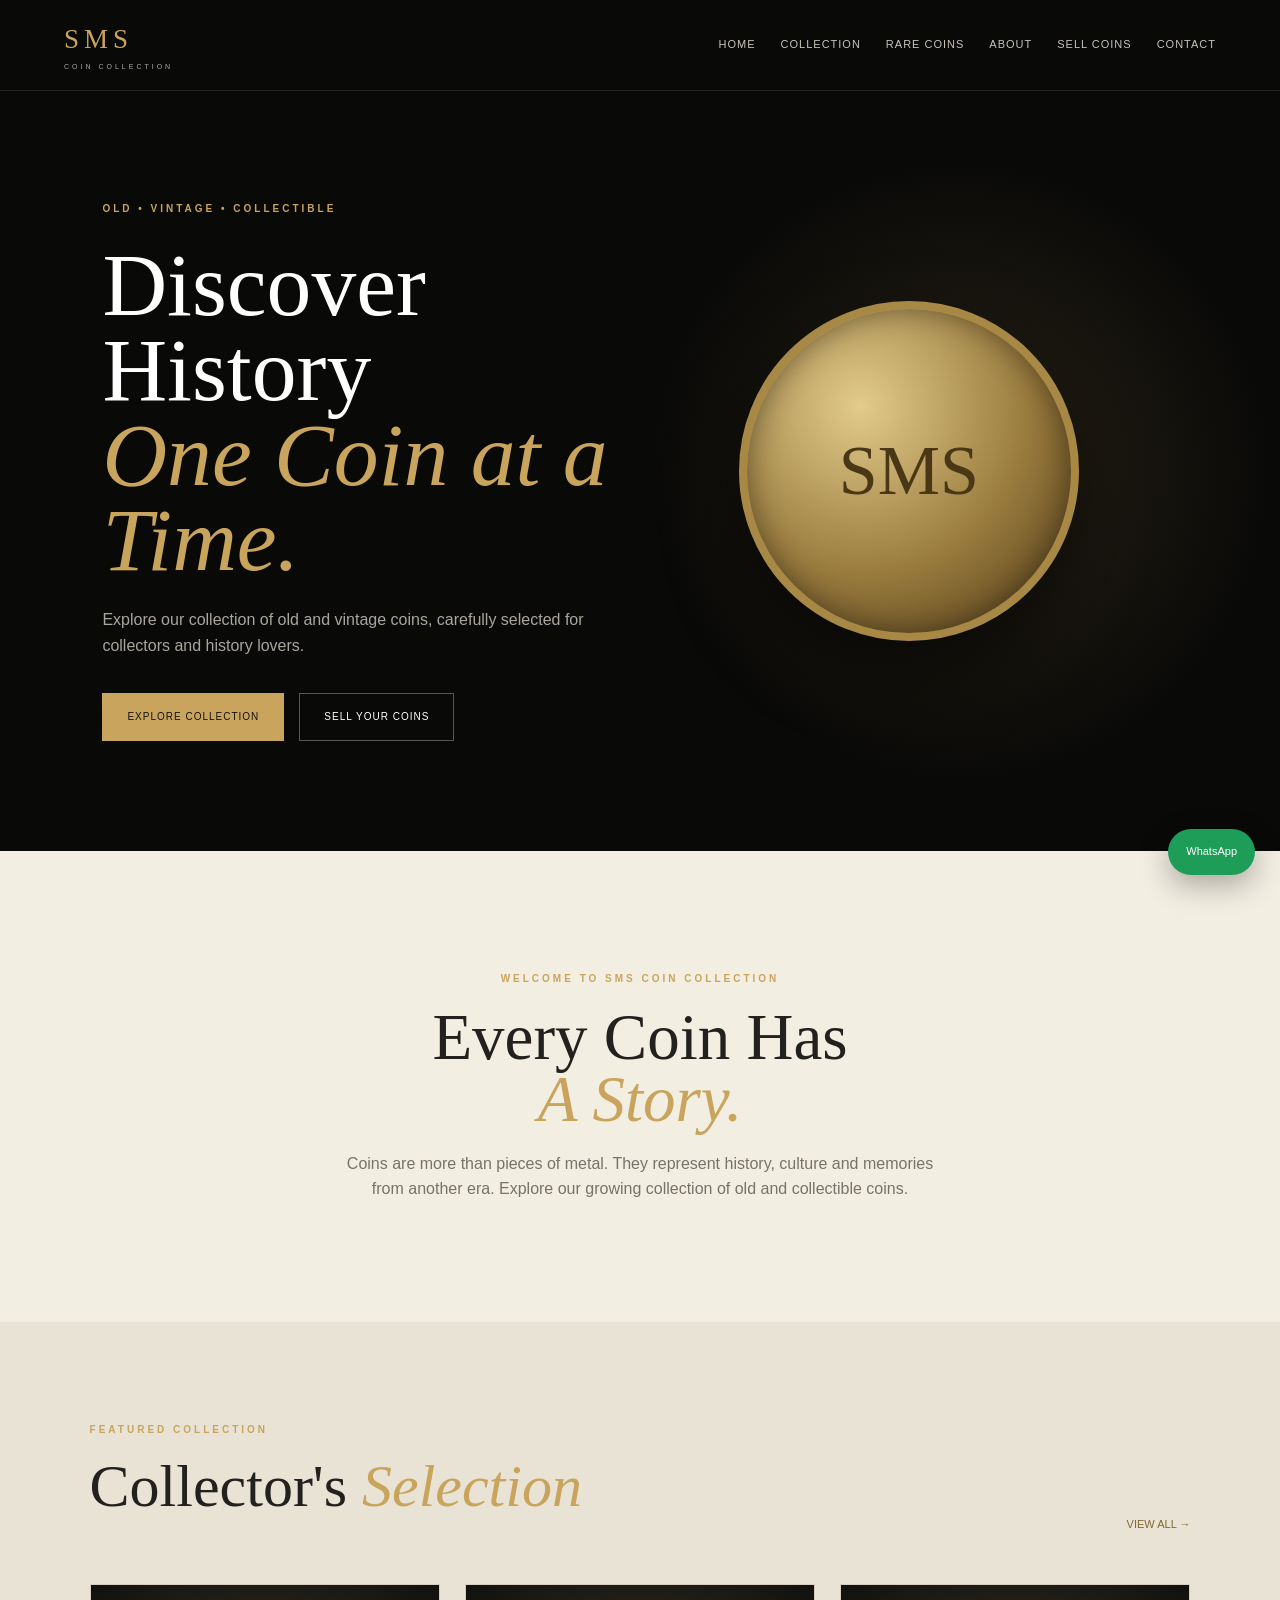
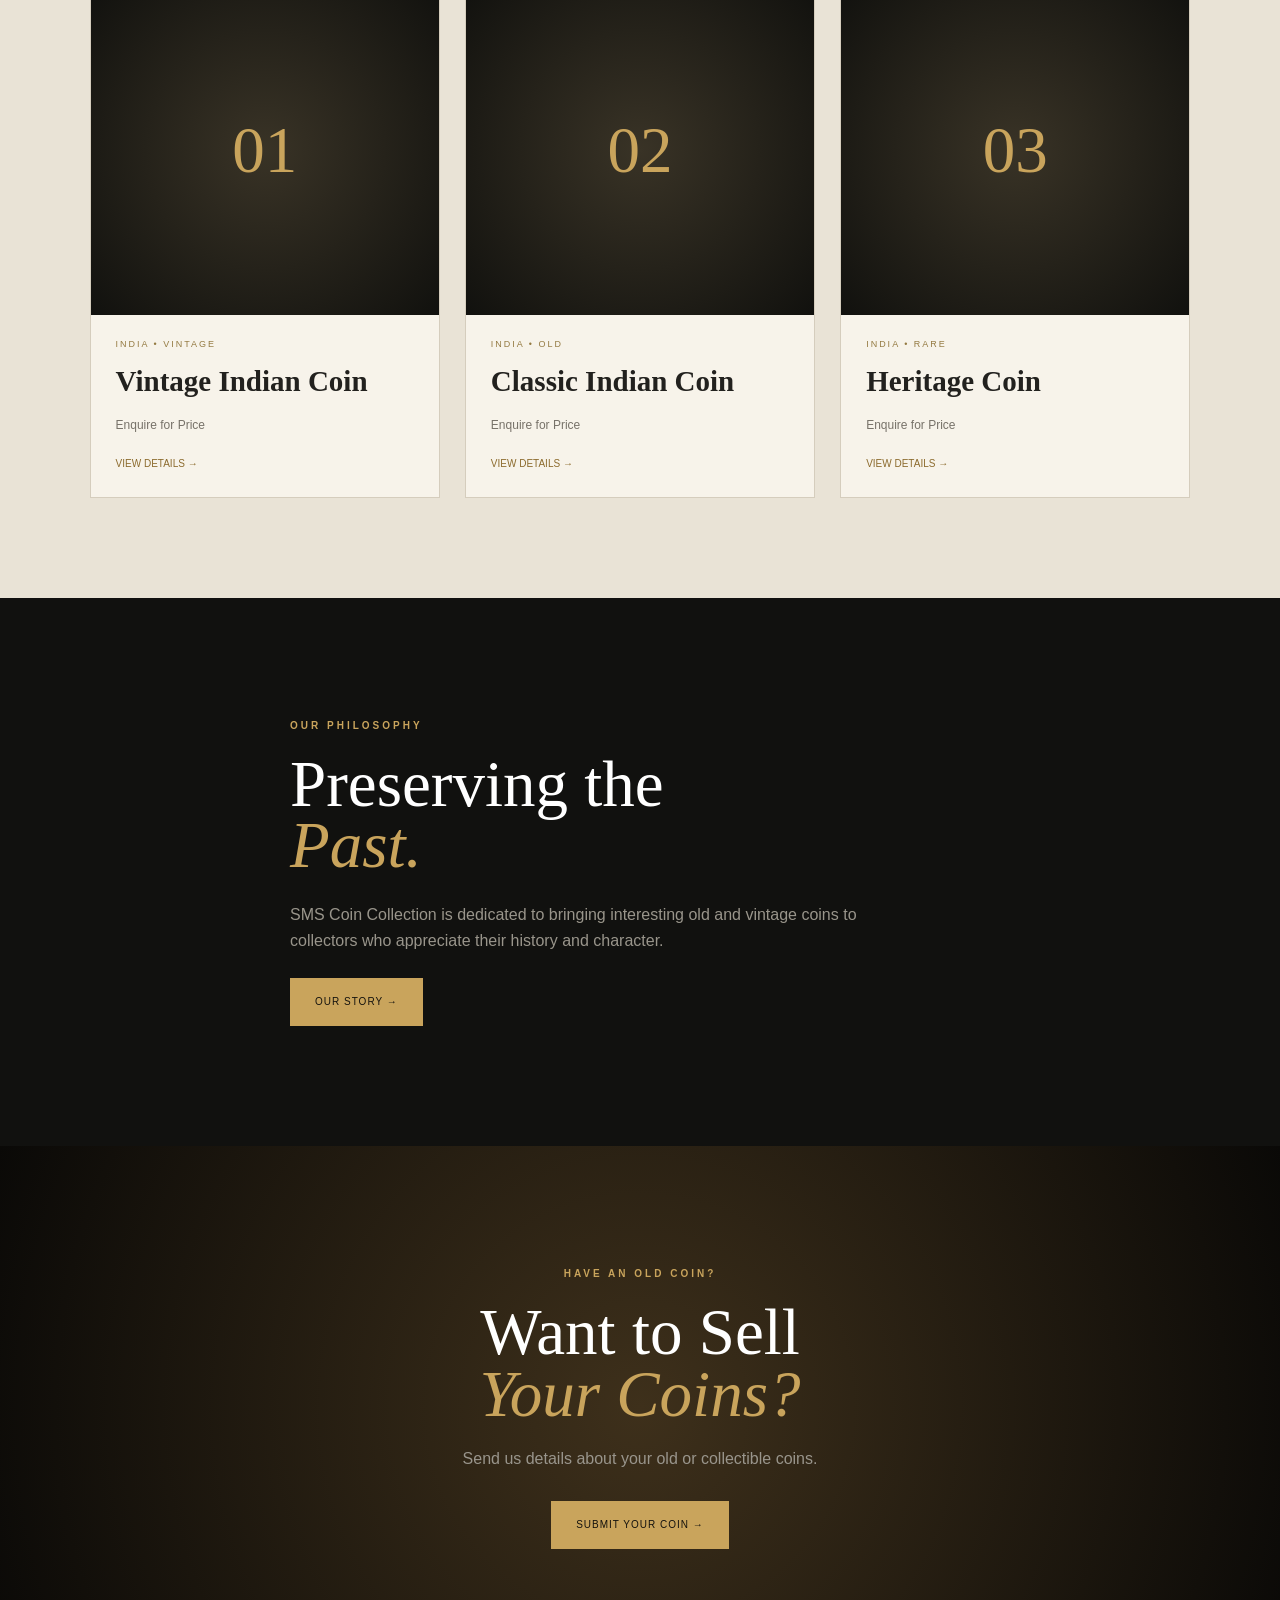
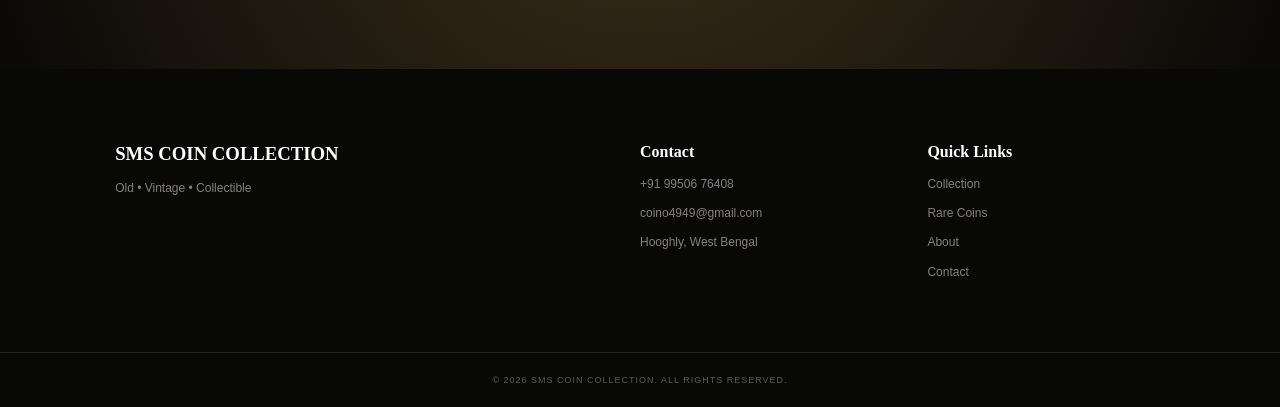
<file: index.html>
<!DOCTYPE html>
<html lang="en">
<head>
    <meta charset="UTF-8">
    <meta name="viewport" content="width=device-width, initial-scale=1.0">

    <title>SMS Coin Collection | Old & Rare Coins</title>

    <link rel="stylesheet" href="style.css">
</head>

<body>

<header>
    <div class="nav-container">

        <a href="index.html" class="logo">
            <span>SMS</span>
            <small>COIN COLLECTION</small>
        </a>

        <nav>
            <a href="index.html">Home</a>
            <a href="collection.html">Collection</a>
            <a href="rare-coins.html">Rare Coins</a>
            <a href="about.html">About</a>
            <a href="sell.html">Sell Coins</a>
            <a href="contact.html">Contact</a>
        </nav>

    </div>
</header>


<section class="hero">

    <div class="hero-content">

        <p class="gold-text">
            OLD • VINTAGE • COLLECTIBLE
        </p>

        <h1>
            Discover History<br>
            <span>One Coin at a Time.</span>
        </h1>

        <p>
            Explore our collection of old and vintage coins,
            carefully selected for collectors and history lovers.
        </p>

        <div class="buttons">

            <a href="collection.html" class="btn">
                Explore Collection
            </a>

            <a href="sell.html" class="btn-outline">
                Sell Your Coins
            </a>

        </div>

    </div>

    <div class="hero-coin">
        <div class="big-coin">
            SMS
        </div>
    </div>

</section>


<section class="intro">

    <p class="gold-text">
        WELCOME TO SMS COIN COLLECTION
    </p>

    <h2>
        Every Coin Has<br>
        <span>A Story.</span>
    </h2>

    <p>
        Coins are more than pieces of metal. They represent
        history, culture and memories from another era.
        Explore our growing collection of old and collectible coins.
    </p>

</section>


<section class="featured">

    <div class="section-title">

        <div>
            <p class="gold-text">FEATURED COLLECTION</p>

            <h2>
                Collector's <span>Selection</span>
            </h2>
        </div>

        <a href="collection.html">
            View All →
        </a>

    </div>


    <div class="cards">

        <div class="coin-card">

            <div class="coin-placeholder">
                01
            </div>

            <p>INDIA • VINTAGE</p>

            <h3>Vintage Indian Coin</h3>

            <span>Enquire for Price</span>

            <a href="coin-details.html">
                View Details →
            </a>

        </div>


        <div class="coin-card">

            <div class="coin-placeholder">
                02
            </div>

            <p>INDIA • OLD</p>

            <h3>Classic Indian Coin</h3>

            <span>Enquire for Price</span>

            <a href="coin-details.html">
                View Details →
            </a>

        </div>


        <div class="coin-card">

            <div class="coin-placeholder">
                03
            </div>

            <p>INDIA • RARE</p>

            <h3>Heritage Coin</h3>

            <span>Enquire for Price</span>

            <a href="coin-details.html">
                View Details →
            </a>

        </div>

    </div>

</section>


<section class="dark-section">

    <div class="dark-content">

        <p class="gold-text">
            OUR PHILOSOPHY
        </p>

        <h2>
            Preserving the<br>
            <span>Past.</span>
        </h2>

        <p>
            SMS Coin Collection is dedicated to bringing
            interesting old and vintage coins to collectors
            who appreciate their history and character.
        </p>

        <a href="about.html" class="btn">
            Our Story →
        </a>

    </div>

</section>


<section class="cta">

    <p class="gold-text">
        HAVE AN OLD COIN?
    </p>

    <h2>
        Want to Sell<br>
        <span>Your Coins?</span>
    </h2>

    <p>
        Send us details about your old or collectible coins.
    </p>

    <a href="sell.html" class="btn">
        Submit Your Coin →
    </a>

</section>


<footer>

    <div>
        <h3>SMS COIN COLLECTION</h3>
        <p>
            Old • Vintage • Collectible
        </p>
    </div>

    <div>
        <h4>Contact</h4>

        <p>+91 99506 76408</p>
        <p>coino4949@gmail.com</p>
        <p>Hooghly, West Bengal</p>
    </div>

    <div>
        <h4>Quick Links</h4>

        <a href="collection.html">Collection</a>
        <a href="rare-coins.html">Rare Coins</a>
        <a href="about.html">About</a>
        <a href="contact.html">Contact</a>
    </div>

</footer>

<div class="copyright">
    © 2026 SMS Coin Collection. All Rights Reserved.
</div>


<a
    href="https://wa.me/919950676408"
    class="whatsapp"
    target="_blank">
    WhatsApp
</a>

</body>
</html>
</file>
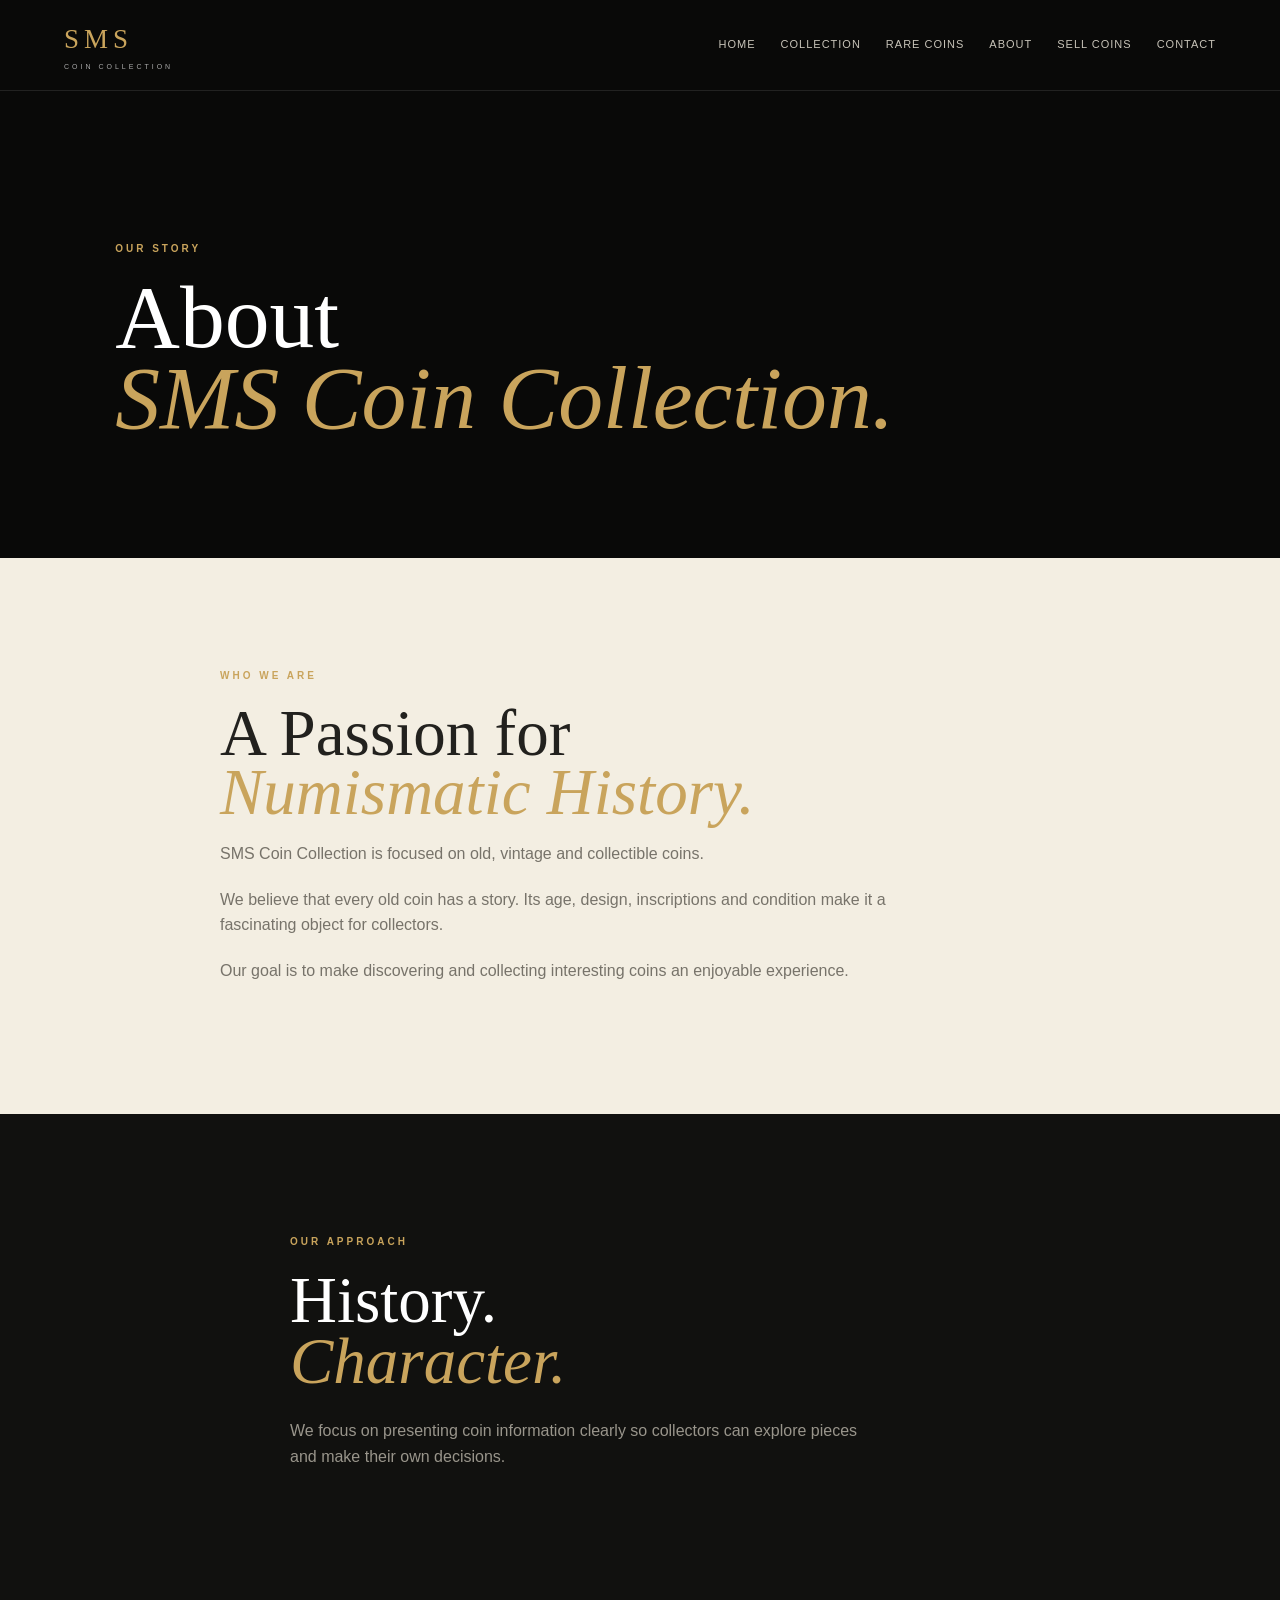
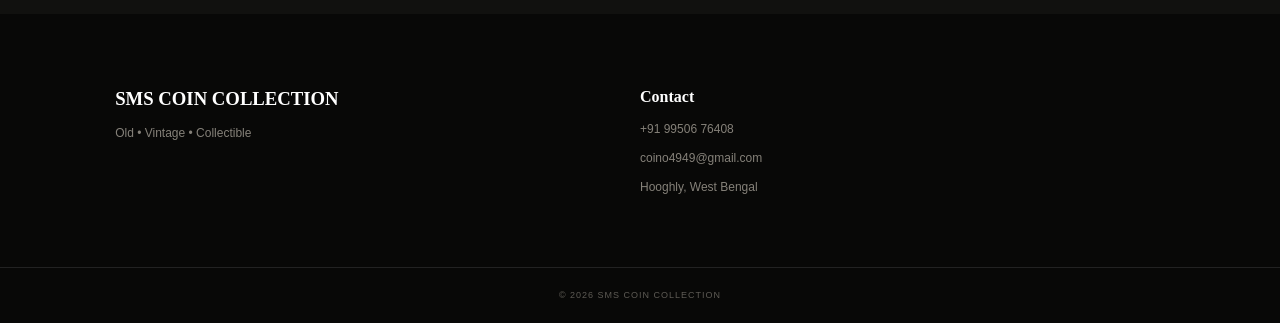
<file: about.html>
<!DOCTYPE html>
<html lang="en">
<head>

    <meta charset="UTF-8">
    <meta name="viewport" content="width=device-width, initial-scale=1.0">

    <title>About Us | SMS Coin Collection</title>

    <link rel="stylesheet" href="style.css">

</head>

<body>

<header>

    <div class="nav-container">

        <a href="index.html" class="logo">
            <span>SMS</span>
            <small>COIN COLLECTION</small>
        </a>

        <nav>
            <a href="index.html">Home</a>
            <a href="collection.html">Collection</a>
            <a href="rare-coins.html">Rare Coins</a>
            <a href="about.html">About</a>
            <a href="sell.html">Sell Coins</a>
            <a href="contact.html">Contact</a>
        </nav>

    </div>

</header>


<section class="page-hero">

    <p class="gold-text">
        OUR STORY
    </p>

    <h1>
        About<br>
        <span>SMS Coin Collection.</span>
    </h1>

</section>


<section class="text-section">

    <p class="gold-text">
        WHO WE ARE
    </p>

    <h2>
        A Passion for<br>
        <span>Numismatic History.</span>
    </h2>

    <p>
        SMS Coin Collection is focused on old,
        vintage and collectible coins.
    </p>

    <p>
        We believe that every old coin has a story.
        Its age, design, inscriptions and condition
        make it a fascinating object for collectors.
    </p>

    <p>
        Our goal is to make discovering and collecting
        interesting coins an enjoyable experience.
    </p>

</section>


<section class="dark-section">

    <div class="dark-content">

        <p class="gold-text">
            OUR APPROACH
        </p>

        <h2>
            History.<br>
            <span>Character.</span>
        </h2>

        <p>
            We focus on presenting coin information
            clearly so collectors can explore pieces
            and make their own decisions.
        </p>

    </div>

</section>


<footer>

    <div>
        <h3>SMS COIN COLLECTION</h3>
        <p>Old • Vintage • Collectible</p>
    </div>

    <div>
        <h4>Contact</h4>
        <p>+91 99506 76408</p>
        <p>coino4949@gmail.com</p>
        <p>Hooghly, West Bengal</p>
    </div>

</footer>

<div class="copyright">
    © 2026 SMS Coin Collection
</div>

</body>
</html>
</file>
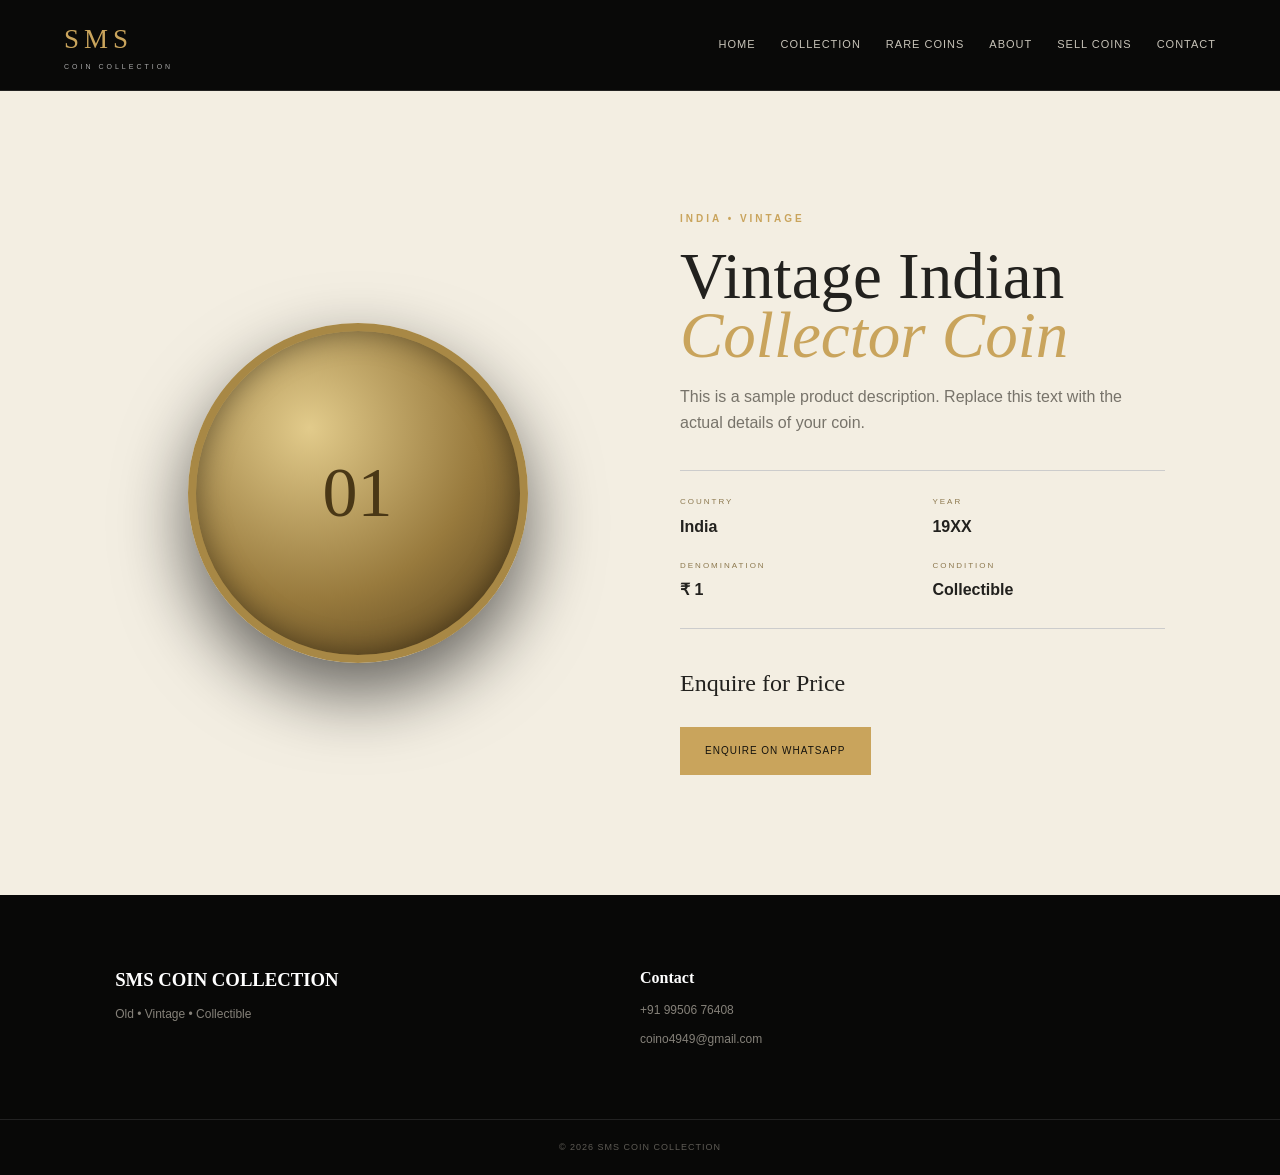
<file: coin-details.html>
<!DOCTYPE html>
<html lang="en">
<head>

    <meta charset="UTF-8">
    <meta name="viewport" content="width=device-width, initial-scale=1.0">

    <title>Coin Details | SMS Coin Collection</title>

    <link rel="stylesheet" href="style.css">

</head>

<body>

<header>
    <div class="nav-container">

        <a href="index.html" class="logo">
            <span>SMS</span>
            <small>COIN COLLECTION</small>
        </a>

        <nav>
            <a href="index.html">Home</a>
            <a href="collection.html">Collection</a>
            <a href="rare-coins.html">Rare Coins</a>
            <a href="about.html">About</a>
            <a href="sell.html">Sell Coins</a>
            <a href="contact.html">Contact</a>
        </nav>

    </div>
</header>


<section class="product-section">

    <div class="product-image">

        <div class="big-coin">
            01
        </div>

    </div>


    <div class="product-info">

        <p class="gold-text">
            INDIA • VINTAGE
        </p>

        <h1>
            Vintage Indian<br>
            <span>Collector Coin</span>
        </h1>

        <p>
            This is a sample product description.
            Replace this text with the actual details
            of your coin.
        </p>


        <div class="details">

            <div>
                <small>COUNTRY</small>
                <strong>India</strong>
            </div>

            <div>
                <small>YEAR</small>
                <strong>19XX</strong>
            </div>

            <div>
                <small>DENOMINATION</small>
                <strong>₹ 1</strong>
            </div>

            <div>
                <small>CONDITION</small>
                <strong>Collectible</strong>
            </div>

        </div>


        <h2 class="price">
            Enquire for Price
        </h2>


        <a
            href="https://wa.me/919950676408?text=Hello%20SMS%20Coin%20Collection,%20I%20am%20interested%20in%20this%20coin."
            target="_blank"
            class="btn">

            Enquire on WhatsApp

        </a>

    </div>

</section>


<footer>

    <div>
        <h3>SMS COIN COLLECTION</h3>
        <p>Old • Vintage • Collectible</p>
    </div>

    <div>
        <h4>Contact</h4>
        <p>+91 99506 76408</p>
        <p>coino4949@gmail.com</p>
    </div>

</footer>

<div class="copyright">
    © 2026 SMS Coin Collection
</div>

</body>
</html>
</file>
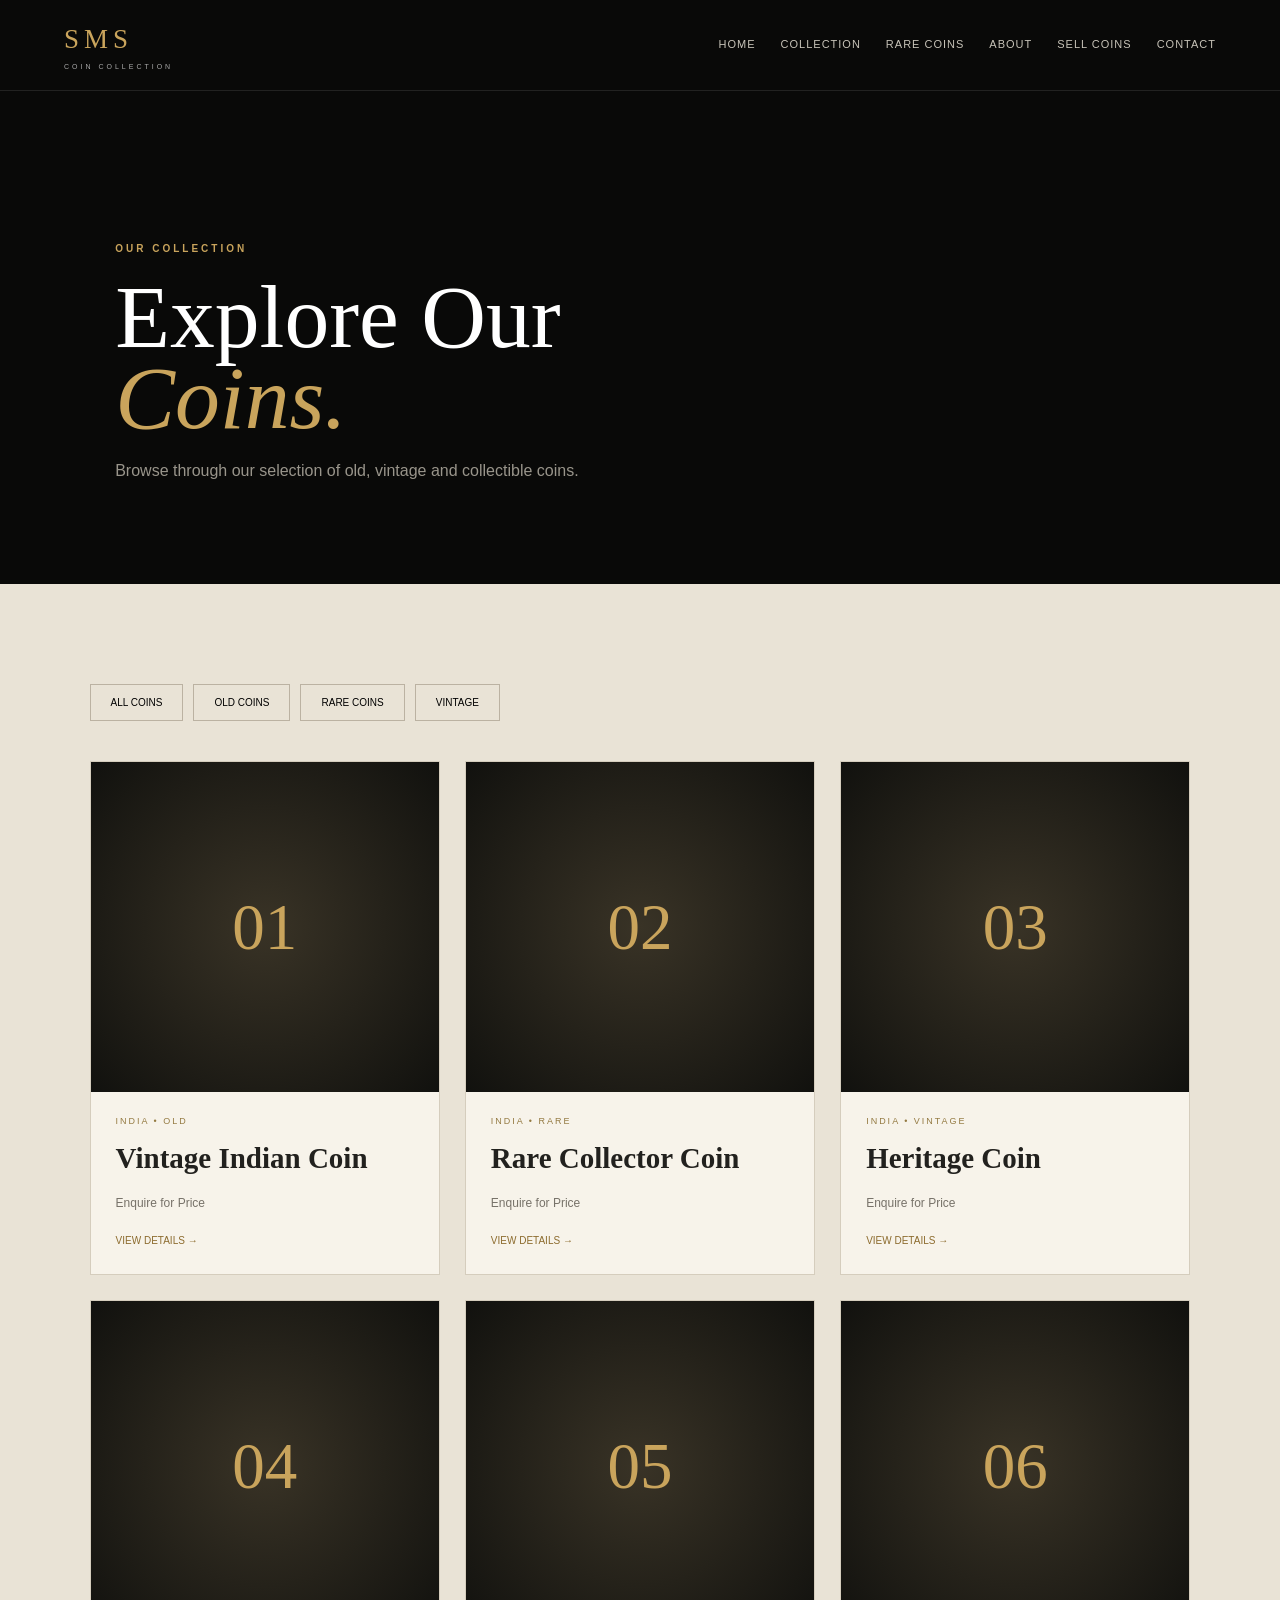
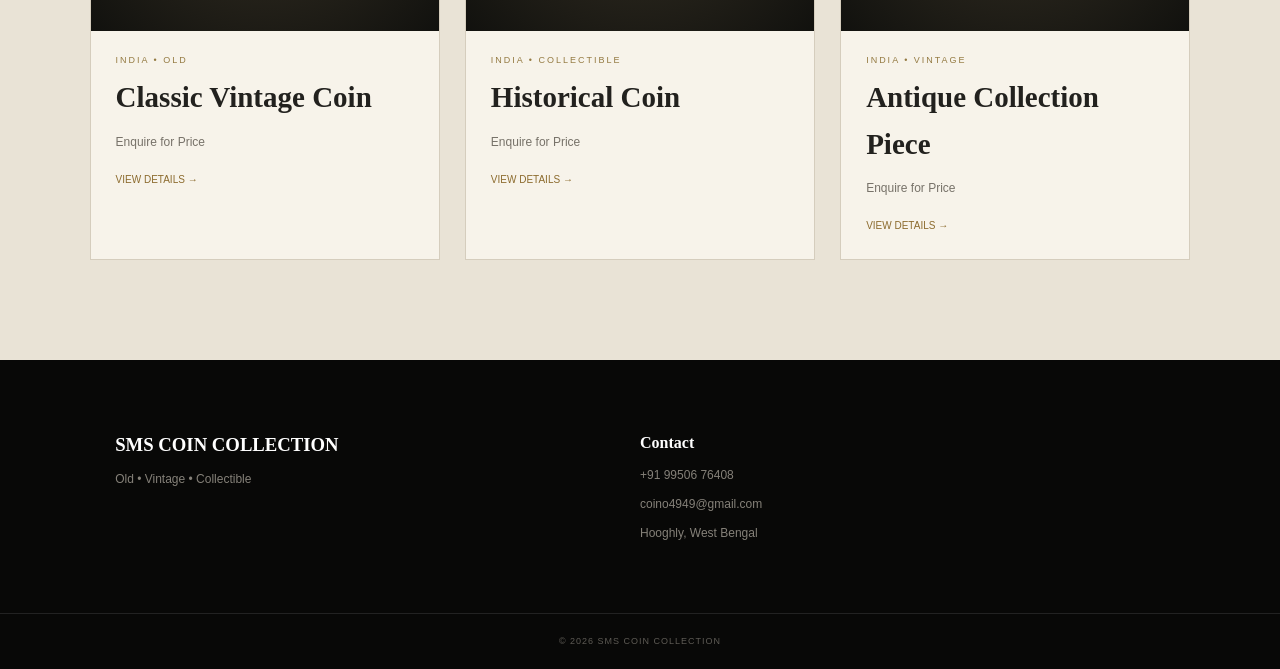
<file: collection.html>
<!DOCTYPE html>
<html lang="en">
<head>

    <meta charset="UTF-8">
    <meta name="viewport" content="width=device-width, initial-scale=1.0">

    <title>Coin Collection | SMS Coin Collection</title>

    <link rel="stylesheet" href="style.css">

</head>

<body>

<header>
    <div class="nav-container">

        <a href="index.html" class="logo">
            <span>SMS</span>
            <small>COIN COLLECTION</small>
        </a>

        <nav>
            <a href="index.html">Home</a>
            <a href="collection.html">Collection</a>
            <a href="rare-coins.html">Rare Coins</a>
            <a href="about.html">About</a>
            <a href="sell.html">Sell Coins</a>
            <a href="contact.html">Contact</a>
        </nav>

    </div>
</header>


<section class="page-hero">

    <p class="gold-text">
        OUR COLLECTION
    </p>

    <h1>
        Explore Our<br>
        <span>Coins.</span>
    </h1>

    <p>
        Browse through our selection of old,
        vintage and collectible coins.
    </p>

</section>


<section class="collection-section">

    <div class="filter-buttons">

        <button>All Coins</button>
        <button>Old Coins</button>
        <button>Rare Coins</button>
        <button>Vintage</button>

    </div>


    <div class="cards">

        <div class="coin-card">

            <div class="coin-placeholder">01</div>

            <p>INDIA • OLD</p>

            <h3>Vintage Indian Coin</h3>

            <span>Enquire for Price</span>

            <a href="coin-details.html">
                View Details →
            </a>

        </div>


        <div class="coin-card">

            <div class="coin-placeholder">02</div>

            <p>INDIA • RARE</p>

            <h3>Rare Collector Coin</h3>

            <span>Enquire for Price</span>

            <a href="coin-details.html">
                View Details →
            </a>

        </div>


        <div class="coin-card">

            <div class="coin-placeholder">03</div>

            <p>INDIA • VINTAGE</p>

            <h3>Heritage Coin</h3>

            <span>Enquire for Price</span>

            <a href="coin-details.html">
                View Details →
            </a>

        </div>


        <div class="coin-card">

            <div class="coin-placeholder">04</div>

            <p>INDIA • OLD</p>

            <h3>Classic Vintage Coin</h3>

            <span>Enquire for Price</span>

            <a href="coin-details.html">
                View Details →
            </a>

        </div>


        <div class="coin-card">

            <div class="coin-placeholder">05</div>

            <p>INDIA • COLLECTIBLE</p>

            <h3>Historical Coin</h3>

            <span>Enquire for Price</span>

            <a href="coin-details.html">
                View Details →
            </a>

        </div>


        <div class="coin-card">

            <div class="coin-placeholder">06</div>

            <p>INDIA • VINTAGE</p>

            <h3>Antique Collection Piece</h3>

            <span>Enquire for Price</span>

            <a href="coin-details.html">
                View Details →
            </a>

        </div>

    </div>

</section>


<footer>

    <div>
        <h3>SMS COIN COLLECTION</h3>
        <p>Old • Vintage • Collectible</p>
    </div>

    <div>
        <h4>Contact</h4>
        <p>+91 99506 76408</p>
        <p>coino4949@gmail.com</p>
        <p>Hooghly, West Bengal</p>
    </div>

</footer>

<div class="copyright">
    © 2026 SMS Coin Collection
</div>

</body>
</html>
</file>
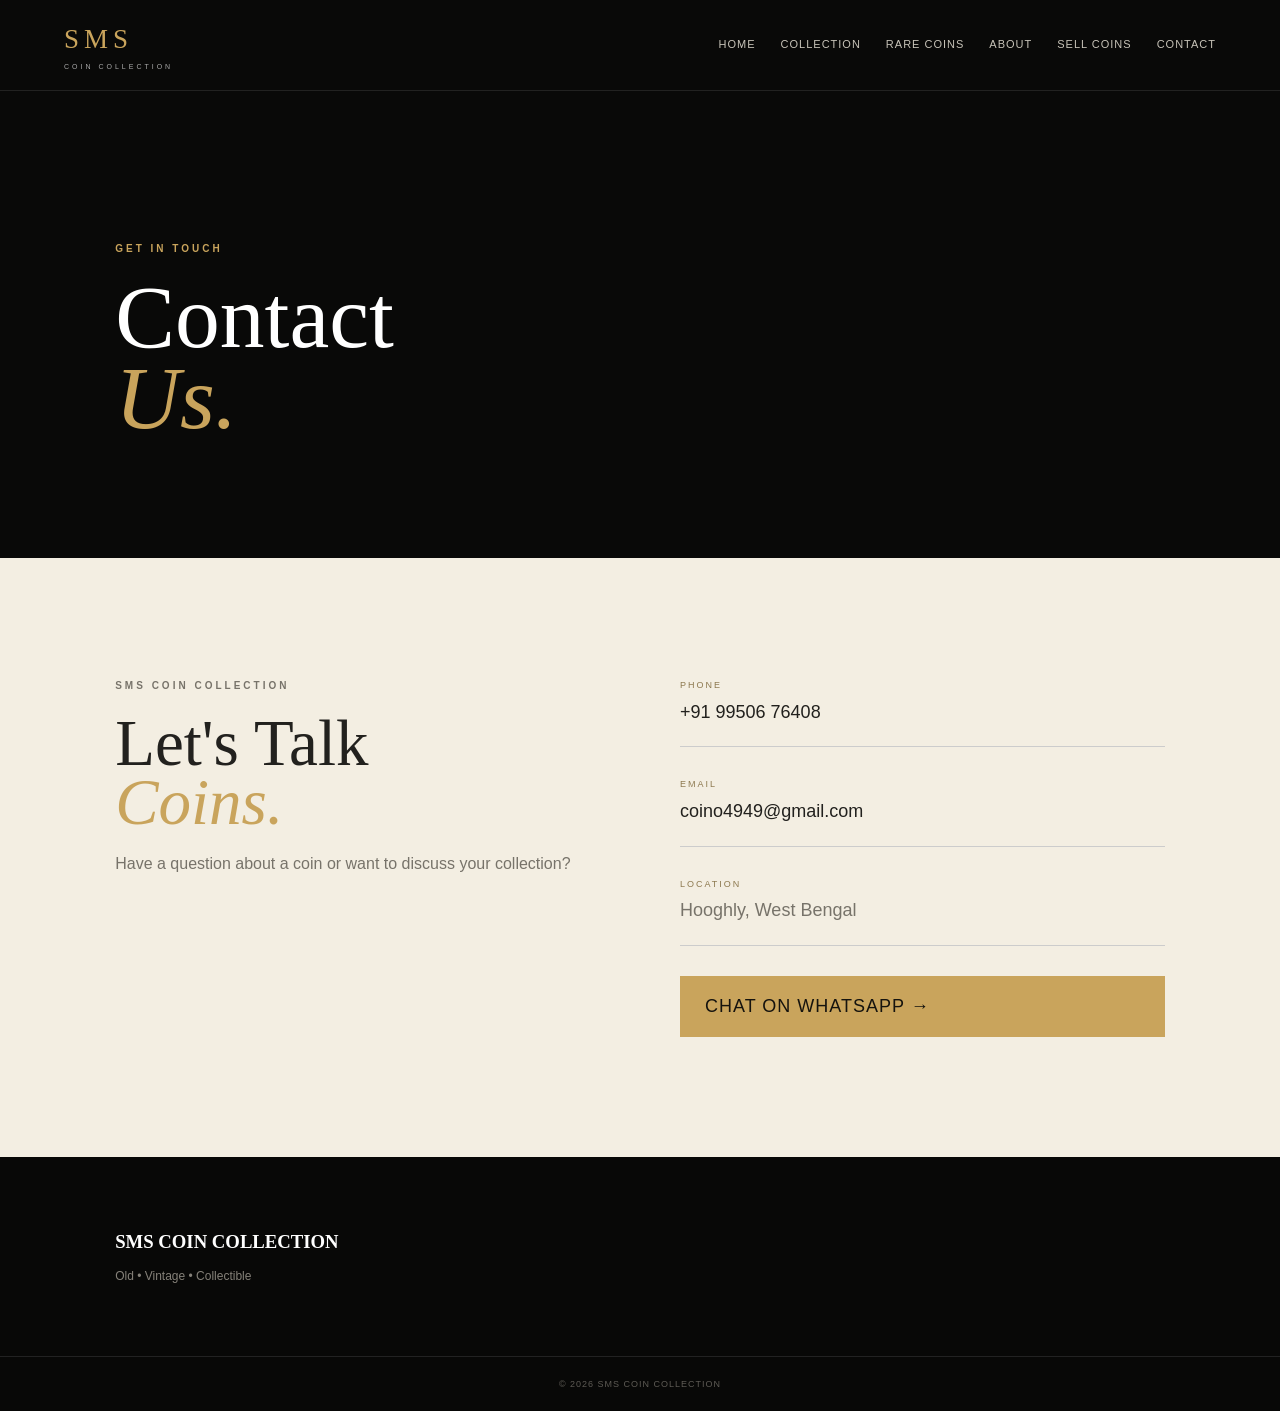
<file: contact.html>
<!DOCTYPE html>
<html lang="en">

<head>

    <meta charset="UTF-8">
    <meta name="viewport" content="width=device-width, initial-scale=1.0">

    <title>Contact | SMS Coin Collection</title>

    <link rel="stylesheet" href="style.css">

</head>

<body>

<header>

    <div class="nav-container">

        <a href="index.html" class="logo">
            <span>SMS</span>
            <small>COIN COLLECTION</small>
        </a>

        <nav>
            <a href="index.html">Home</a>
            <a href="collection.html">Collection</a>
            <a href="rare-coins.html">Rare Coins</a>
            <a href="about.html">About</a>
            <a href="sell.html">Sell Coins</a>
            <a href="contact.html">Contact</a>
        </nav>

    </div>

</header>


<section class="page-hero">

    <p class="gold-text">
        GET IN TOUCH
    </p>

    <h1>
        Contact<br>
        <span>Us.</span>
    </h1>

</section>


<section class="contact-section">

    <div>

        <p class="gold-text">
            SMS COIN COLLECTION
        </p>

        <h2>
            Let's Talk<br>
            <span>Coins.</span>
        </h2>

        <p>
            Have a question about a coin or want
            to discuss your collection?
        </p>

    </div>


    <div class="contact-details">

        <div>
            <small>PHONE</small>

            <a href="tel:9950676408">
                +91 99506 76408
            </a>
        </div>


        <div>
            <small>EMAIL</small>

            <a href="mailto:coino4949@gmail.com">
                coino4949@gmail.com
            </a>
        </div>


        <div>
            <small>LOCATION</small>

            <p>
                Hooghly, West Bengal
            </p>
        </div>


        <a
            href="https://wa.me/919950676408"
            target="_blank"
            class="btn">

            Chat on WhatsApp →

        </a>

    </div>

</section>


<footer>

    <div>
        <h3>SMS COIN COLLECTION</h3>
        <p>Old • Vintage • Collectible</p>
    </div>

</footer>

<div class="copyright">
    © 2026 SMS Coin Collection
</div>

</body>
</html>
</file>
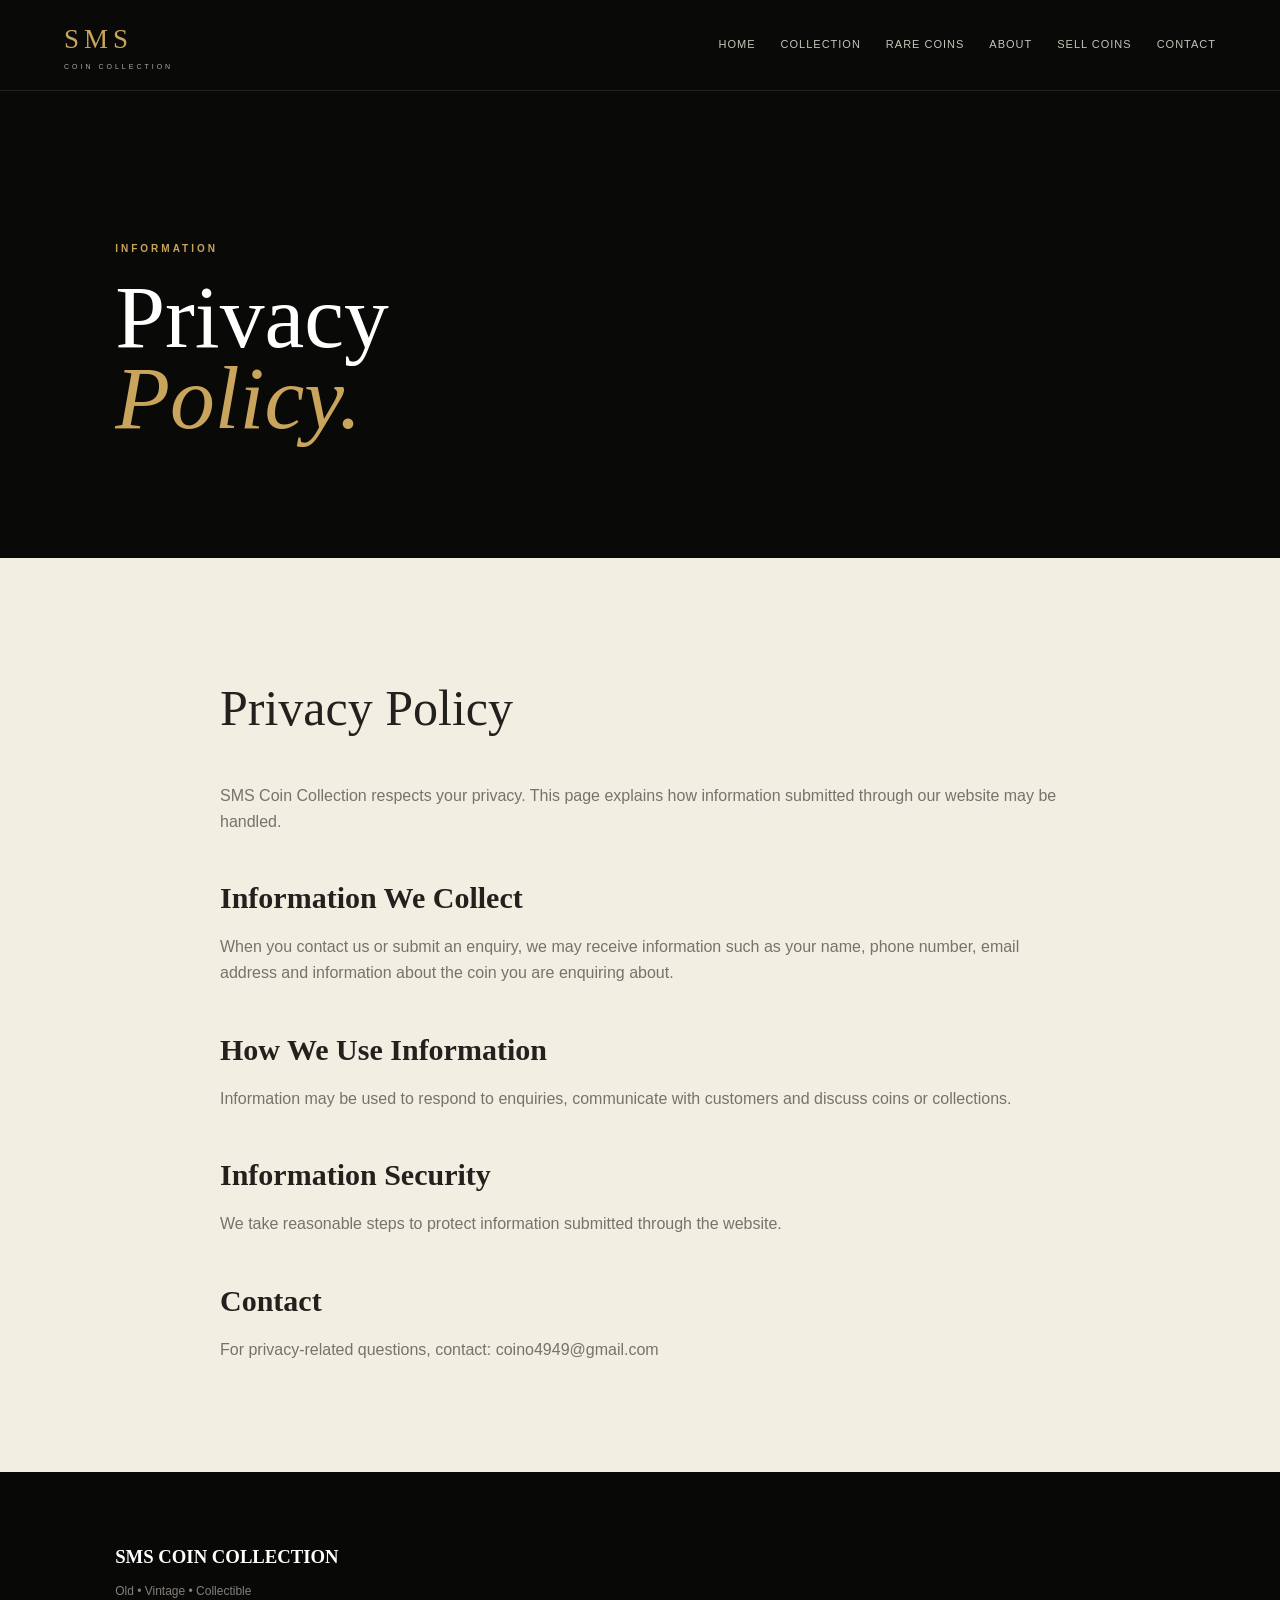
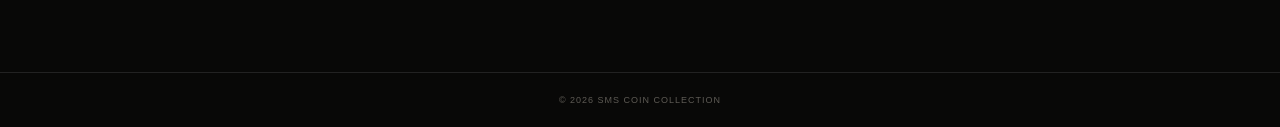
<file: privacy.html>
<!DOCTYPE html>
<html lang="en">

<head>

    <meta charset="UTF-8">
    <meta name="viewport" content="width=device-width, initial-scale=1.0">

    <title>Privacy Policy | SMS Coin Collection</title>

    <link rel="stylesheet" href="style.css">

</head>

<body>

<header>

    <div class="nav-container">

        <a href="index.html" class="logo">
            <span>SMS</span>
            <small>COIN COLLECTION</small>
        </a>

        <nav>
            <a href="index.html">Home</a>
            <a href="collection.html">Collection</a>
            <a href="rare-coins.html">Rare Coins</a>
            <a href="about.html">About</a>
            <a href="sell.html">Sell Coins</a>
            <a href="contact.html">Contact</a>
        </nav>

    </div>

</header>


<section class="page-hero">

    <p class="gold-text">
        INFORMATION
    </p>

    <h1>
        Privacy<br>
        <span>Policy.</span>
    </h1>

</section>


<section class="legal-section">

    <h2>Privacy Policy</h2>

    <p>
        SMS Coin Collection respects your privacy.
        This page explains how information submitted
        through our website may be handled.
    </p>


    <h3>Information We Collect</h3>

    <p>
        When you contact us or submit an enquiry,
        we may receive information such as your name,
        phone number, email address and information
        about the coin you are enquiring about.
    </p>


    <h3>How We Use Information</h3>

    <p>
        Information may be used to respond to enquiries,
        communicate with customers and discuss coins
        or collections.
    </p>


    <h3>Information Security</h3>

    <p>
        We take reasonable steps to protect information
        submitted through the website.
    </p>


    <h3>Contact</h3>

    <p>
        For privacy-related questions, contact:
        coino4949@gmail.com
    </p>

</section>


<footer>

    <div>
        <h3>SMS COIN COLLECTION</h3>
        <p>Old • Vintage • Collectible</p>
    </div>

</footer>

<div class="copyright">
    © 2026 SMS Coin Collection
</div>

</body>
</html>
</file>
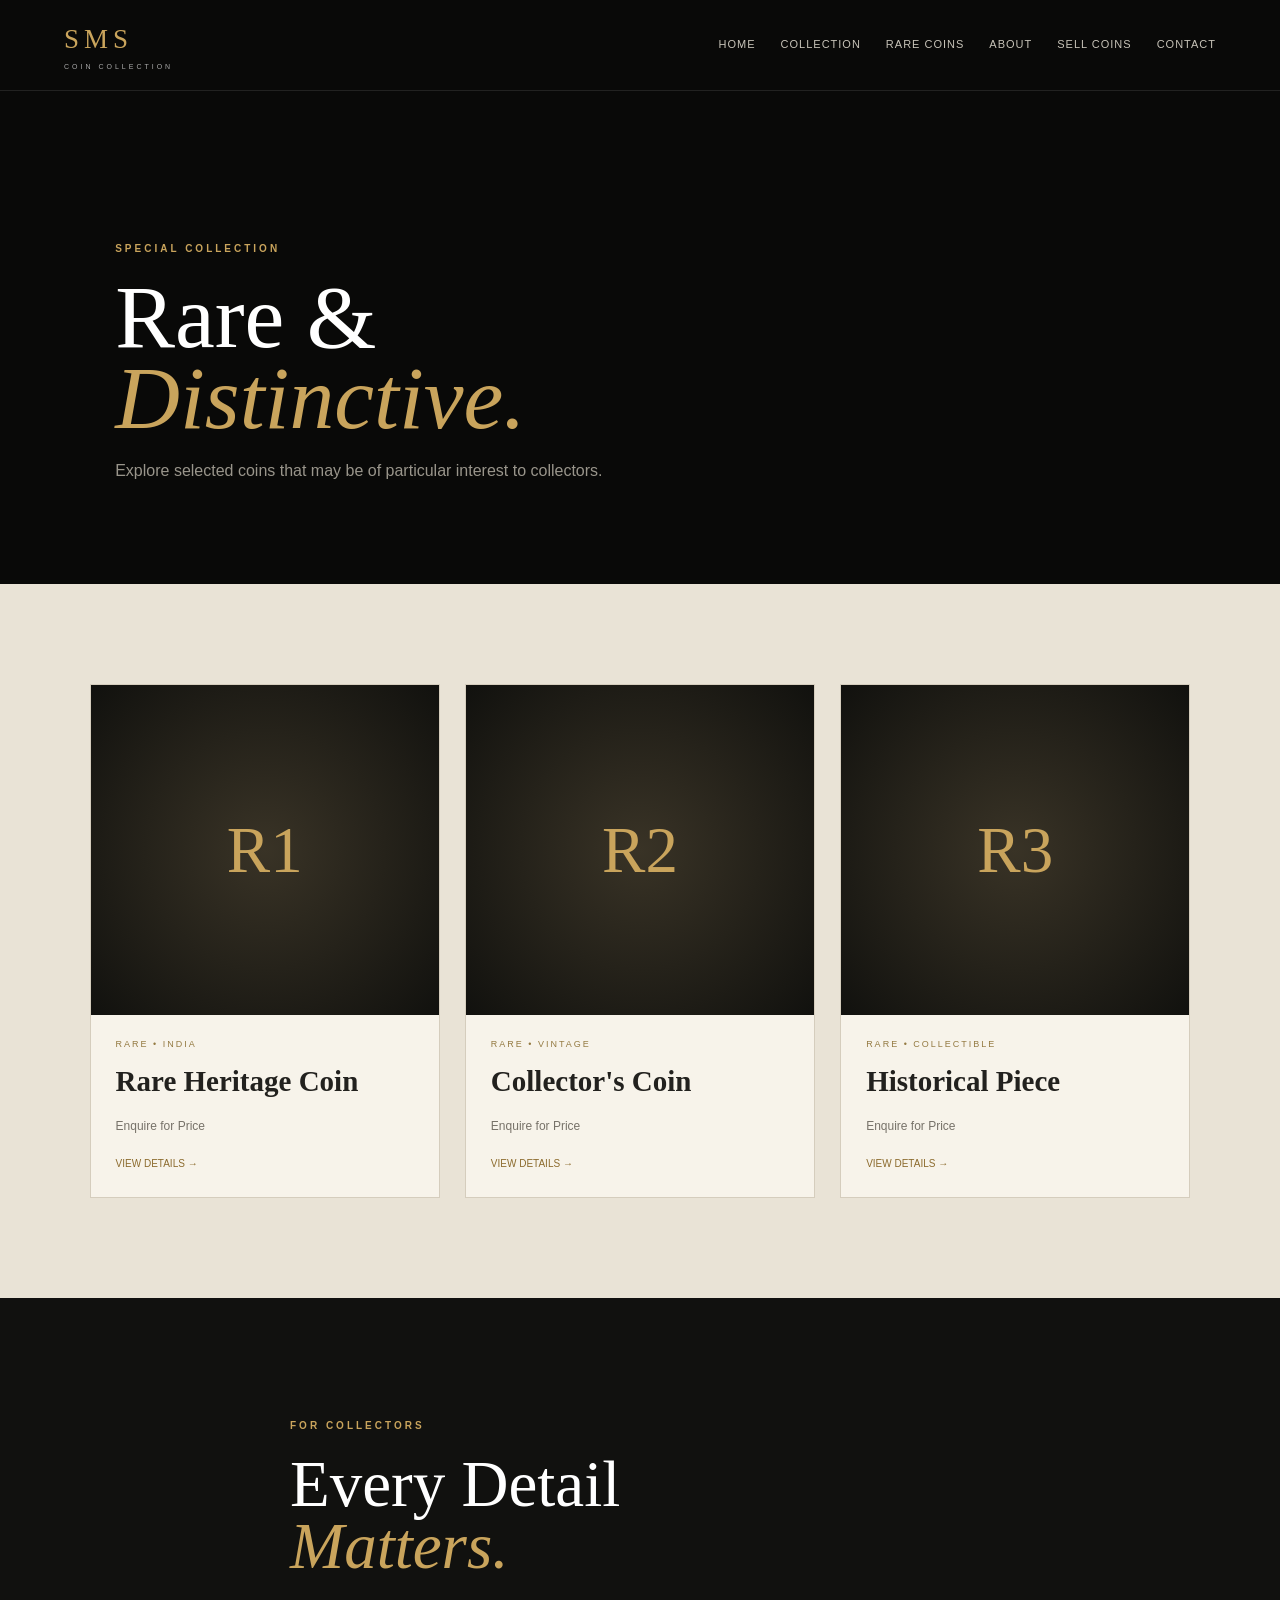
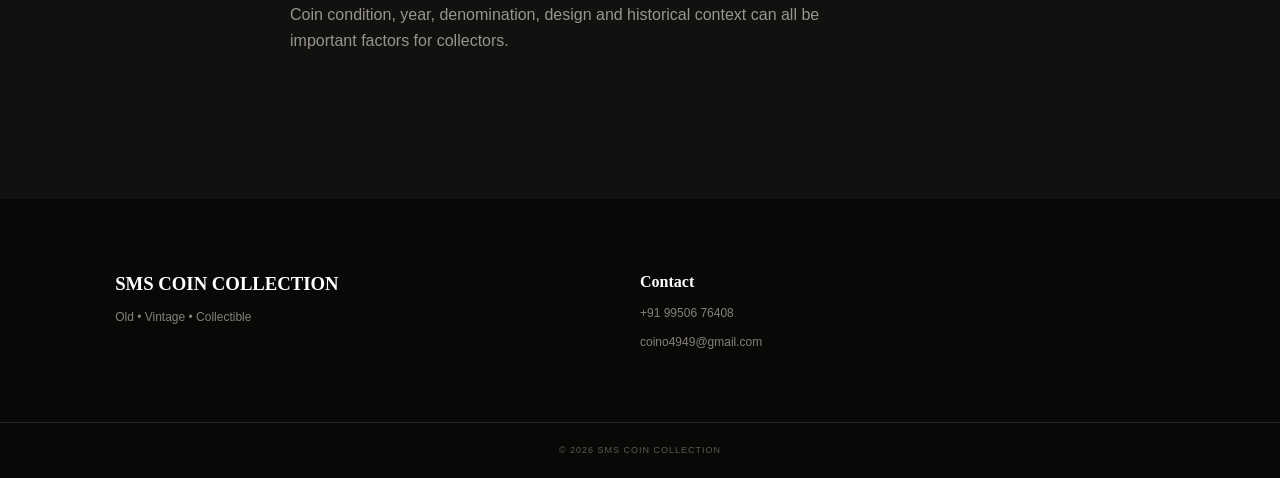
<file: rare-coins.html>
<!DOCTYPE html>
<html lang="en">
<head>

    <meta charset="UTF-8">
    <meta name="viewport" content="width=device-width, initial-scale=1.0">

    <title>Rare Coins | SMS Coin Collection</title>

    <link rel="stylesheet" href="style.css">

</head>

<body>

<header>
    <div class="nav-container">

        <a href="index.html" class="logo">
            <span>SMS</span>
            <small>COIN COLLECTION</small>
        </a>

        <nav>
            <a href="index.html">Home</a>
            <a href="collection.html">Collection</a>
            <a href="rare-coins.html">Rare Coins</a>
            <a href="about.html">About</a>
            <a href="sell.html">Sell Coins</a>
            <a href="contact.html">Contact</a>
        </nav>

    </div>
</header>


<section class="page-hero">

    <p class="gold-text">
        SPECIAL COLLECTION
    </p>

    <h1>
        Rare &<br>
        <span>Distinctive.</span>
    </h1>

    <p>
        Explore selected coins that may be of
        particular interest to collectors.
    </p>

</section>


<section class="collection-section">

    <div class="cards">

        <div class="coin-card">

            <div class="coin-placeholder">
                R1
            </div>

            <p>RARE • INDIA</p>

            <h3>
                Rare Heritage Coin
            </h3>

            <span>
                Enquire for Price
            </span>

            <a href="coin-details.html">
                View Details →
            </a>

        </div>


        <div class="coin-card">

            <div class="coin-placeholder">
                R2
            </div>

            <p>RARE • VINTAGE</p>

            <h3>
                Collector's Coin
            </h3>

            <span>
                Enquire for Price
            </span>

            <a href="coin-details.html">
                View Details →
            </a>

        </div>


        <div class="coin-card">

            <div class="coin-placeholder">
                R3
            </div>

            <p>RARE • COLLECTIBLE</p>

            <h3>
                Historical Piece
            </h3>

            <span>
                Enquire for Price
            </span>

            <a href="coin-details.html">
                View Details →
            </a>

        </div>

    </div>

</section>


<section class="dark-section">

    <div class="dark-content">

        <p class="gold-text">
            FOR COLLECTORS
        </p>

        <h2>
            Every Detail<br>
            <span>Matters.</span>
        </h2>

        <p>
            Coin condition, year, denomination,
            design and historical context can all
            be important factors for collectors.
        </p>

    </div>

</section>


<footer>

    <div>
        <h3>SMS COIN COLLECTION</h3>
        <p>Old • Vintage • Collectible</p>
    </div>

    <div>
        <h4>Contact</h4>
        <p>+91 99506 76408</p>
        <p>coino4949@gmail.com</p>
    </div>

</footer>

<div class="copyright">
    © 2026 SMS Coin Collection
</div>

</body>
</html>
</file>
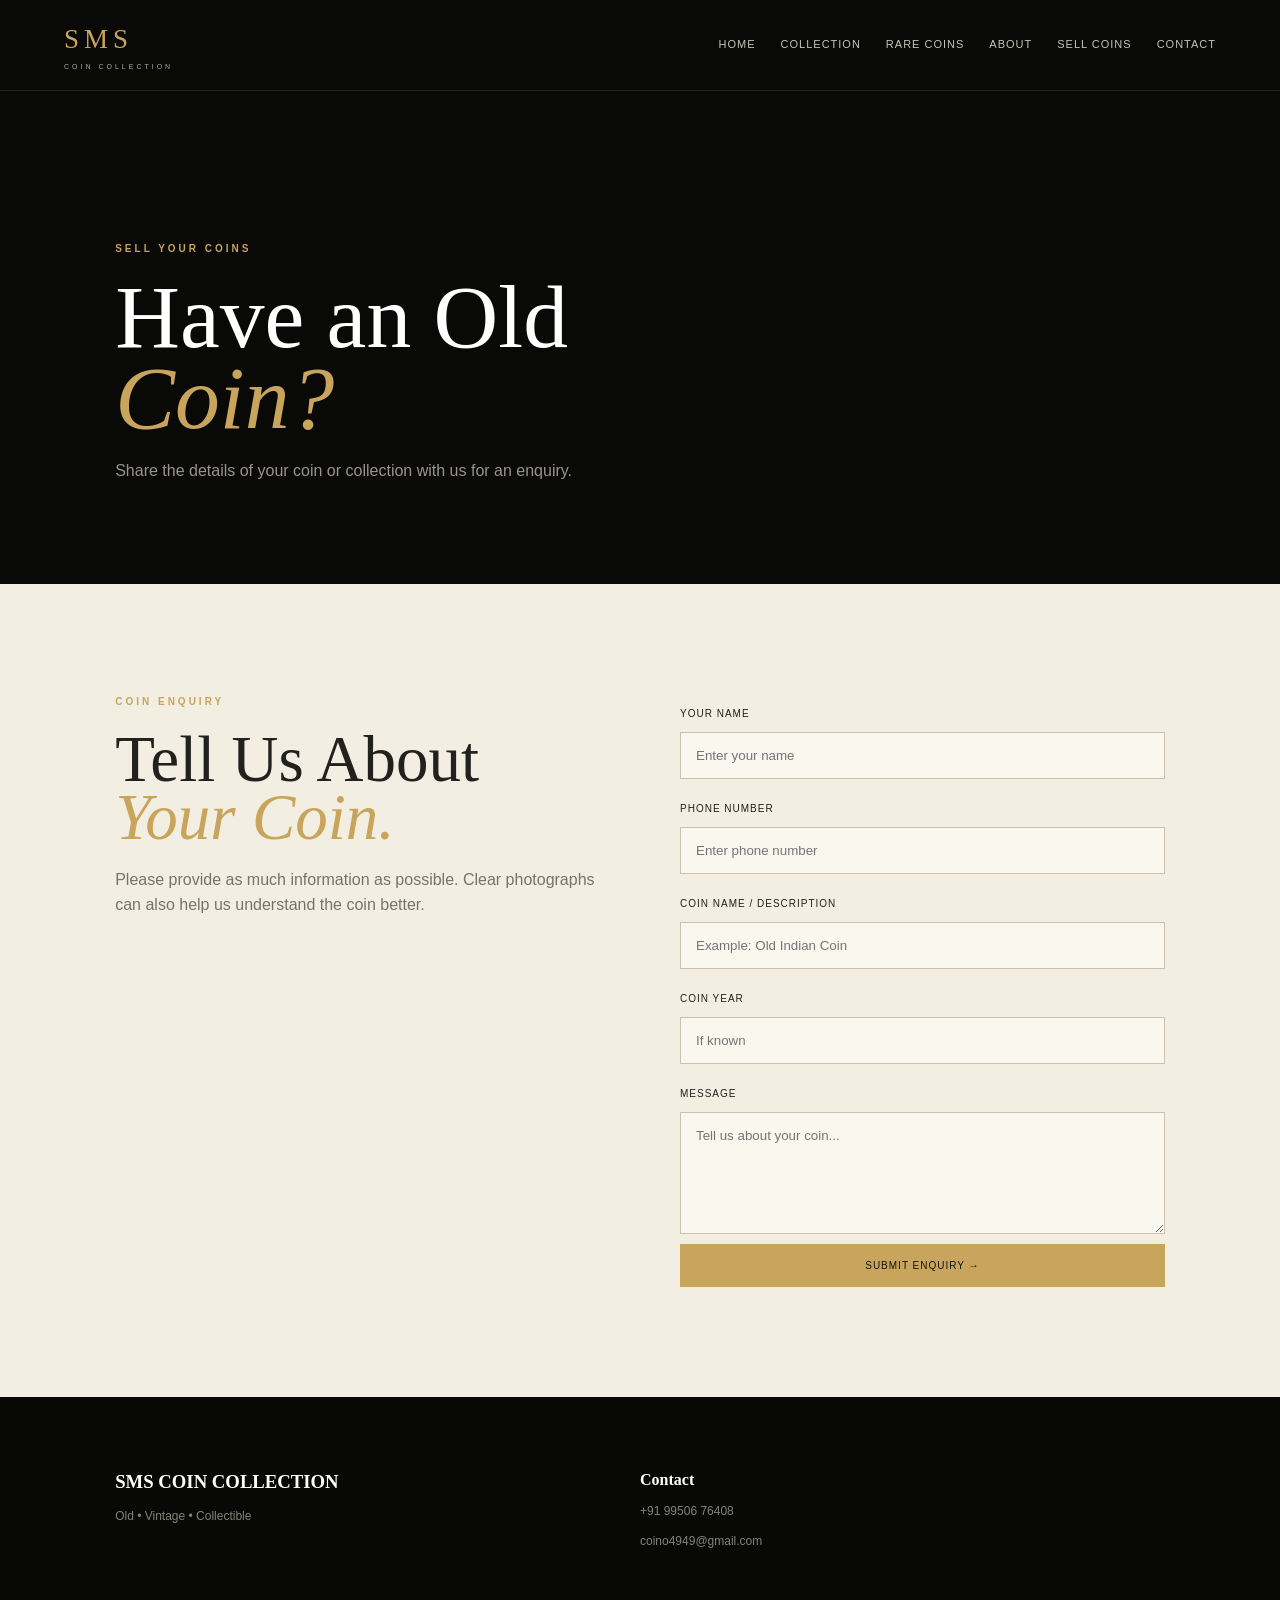
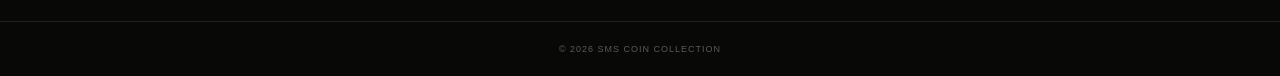
<file: sell.html>
<!DOCTYPE html>
<html lang="en">
<head>

    <meta charset="UTF-8">
    <meta name="viewport" content="width=device-width, initial-scale=1.0">

    <title>Sell Your Coins | SMS Coin Collection</title>

    <link rel="stylesheet" href="style.css">

</head>

<body>

<header>

    <div class="nav-container">

        <a href="index.html" class="logo">
            <span>SMS</span>
            <small>COIN COLLECTION</small>
        </a>

        <nav>
            <a href="index.html">Home</a>
            <a href="collection.html">Collection</a>
            <a href="rare-coins.html">Rare Coins</a>
            <a href="about.html">About</a>
            <a href="sell.html">Sell Coins</a>
            <a href="contact.html">Contact</a>
        </nav>

    </div>

</header>


<section class="page-hero">

    <p class="gold-text">
        SELL YOUR COINS
    </p>

    <h1>
        Have an Old<br>
        <span>Coin?</span>
    </h1>

    <p>
        Share the details of your coin or collection
        with us for an enquiry.
    </p>

</section>


<section class="form-section">

    <div class="form-intro">

        <p class="gold-text">
            COIN ENQUIRY
        </p>

        <h2>
            Tell Us About<br>
            <span>Your Coin.</span>
        </h2>

        <p>
            Please provide as much information as possible.
            Clear photographs can also help us understand
            the coin better.
        </p>

    </div>


    <form
        action="https://formsubmit.co/coino4949@gmail.com"
        method="POST"
        enctype="multipart/form-data">

        <input
            type="hidden"
            name="_subject"
            value="New Coin Selling Enquiry">

        <input
            type="hidden"
            name="_captcha"
            value="false">


        <label>
            Your Name
        </label>

        <input
            type="text"
            name="name"
            placeholder="Enter your name"
            required>


        <label>
            Phone Number
        </label>

        <input
            type="tel"
            name="phone"
            placeholder="Enter phone number"
            required>


        <label>
            Coin Name / Description
        </label>

        <input
            type="text"
            name="coin"
            placeholder="Example: Old Indian Coin">


        <label>
            Coin Year
        </label>

        <input
            type="text"
            name="year"
            placeholder="If known">


        <label>
            Message
        </label>

        <textarea
            name="message"
            rows="6"
            placeholder="Tell us about your coin..."></textarea>


        <button type="submit" class="btn">
            Submit Enquiry →
        </button>

    </form>

</section>


<footer>

    <div>
        <h3>SMS COIN COLLECTION</h3>
        <p>Old • Vintage • Collectible</p>
    </div>

    <div>
        <h4>Contact</h4>
        <p>+91 99506 76408</p>
        <p>coino4949@gmail.com</p>
    </div>

</footer>

<div class="copyright">
    © 2026 SMS Coin Collection
</div>

</body>
</html>
</file>
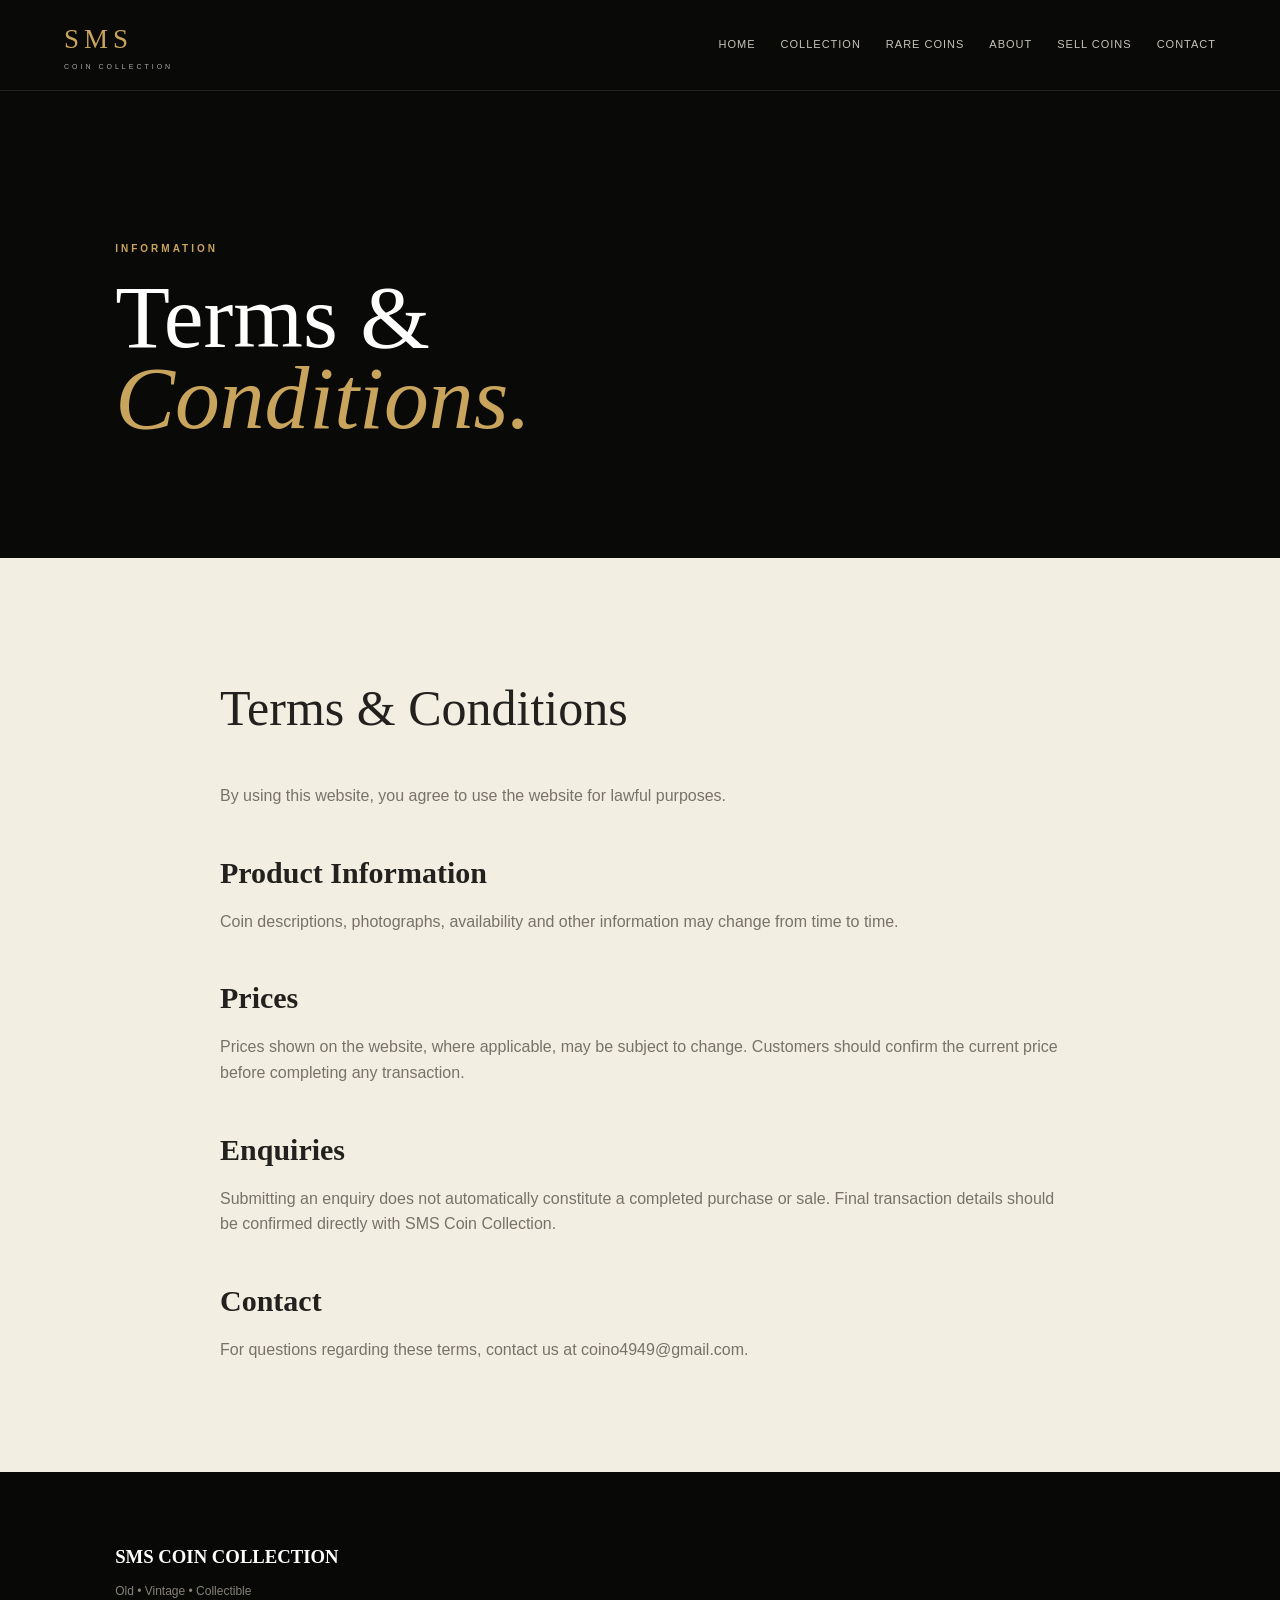
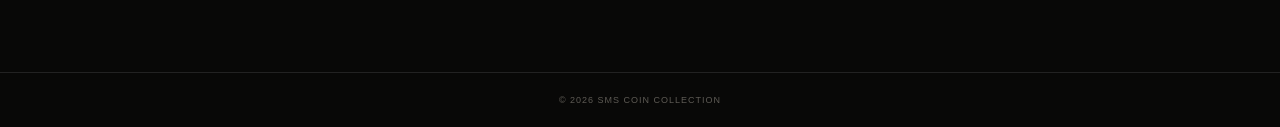
<file: term.html>
<!DOCTYPE html>
<html lang="en">

<head>

    <meta charset="UTF-8">
    <meta name="viewport" content="width=device-width, initial-scale=1.0">

    <title>Terms & Conditions | SMS Coin Collection</title>

    <link rel="stylesheet" href="style.css">

</head>

<body>

<header>

    <div class="nav-container">

        <a href="index.html" class="logo">
            <span>SMS</span>
            <small>COIN COLLECTION</small>
        </a>

        <nav>
            <a href="index.html">Home</a>
            <a href="collection.html">Collection</a>
            <a href="rare-coins.html">Rare Coins</a>
            <a href="about.html">About</a>
            <a href="sell.html">Sell Coins</a>
            <a href="contact.html">Contact</a>
        </nav>

    </div>

</header>


<section class="page-hero">

    <p class="gold-text">
        INFORMATION
    </p>

    <h1>
        Terms &<br>
        <span>Conditions.</span>
    </h1>

</section>


<section class="legal-section">

    <h2>Terms & Conditions</h2>

    <p>
        By using this website, you agree to use the
        website for lawful purposes.
    </p>


    <h3>Product Information</h3>

    <p>
        Coin descriptions, photographs, availability
        and other information may change from time
        to time.
    </p>


    <h3>Prices</h3>

    <p>
        Prices shown on the website, where applicable,
        may be subject to change. Customers should
        confirm the current price before completing
        any transaction.
    </p>


    <h3>Enquiries</h3>

    <p>
        Submitting an enquiry does not automatically
        constitute a completed purchase or sale.
        Final transaction details should be confirmed
        directly with SMS Coin Collection.
    </p>


    <h3>Contact</h3>

    <p>
        For questions regarding these terms,
        contact us at coino4949@gmail.com.
    </p>

</section>


<footer>

    <div>
        <h3>SMS COIN COLLECTION</h3>
        <p>Old • Vintage • Collectible</p>
    </div>

</footer>

<div class="copyright">
    © 2026 SMS Coin Collection
</div>

</body>
</html>
</file>
<file: style.css>
* {
    margin: 0;
    padding: 0;
    box-sizing: border-box;
}

:root {

    --black: #090908;
    --dark: #11110f;
    --gold: #c9a45c;
    --gold-light: #e4ca91;
    --cream: #f3eee2;
    --text: #22211e;
    --muted: #77736a;

    --serif: Georgia, "Times New Roman", serif;
    --sans: Arial, Helvetica, sans-serif;
}

html {
    scroll-behavior: smooth;
}

body {
    background: var(--cream);
    color: var(--text);
    font-family: var(--sans);
    line-height: 1.6;
}

a {
    text-decoration: none;
    color: inherit;
}


/* ================= HEADER ================= */

header {
    background: #090908;
    color: white;
    border-bottom: 1px solid rgba(255,255,255,.1);
}

.nav-container {
    width: 90%;
    max-width: 1200px;
    margin: auto;

    min-height: 90px;

    display: flex;
    align-items: center;
    justify-content: space-between;
    gap: 30px;
}

.logo {
    display: flex;
    flex-direction: column;
}

.logo span {
    color: var(--gold);
    font-family: var(--serif);
    font-size: 27px;
    letter-spacing: 5px;
}

.logo small {
    font-size: 7px;
    letter-spacing: 3px;
    color: #aaa;
}

nav {
    display: flex;
    gap: 25px;
}

nav a {
    color: #c7c3b8;
    font-size: 11px;
    text-transform: uppercase;
    letter-spacing: 1px;
}

nav a:hover {
    color: var(--gold);
}


/* ================= HERO ================= */

.hero {
    min-height: 760px;

    background:
        radial-gradient(
            circle at 75% 50%,
            rgba(201,164,92,.18),
            transparent 30%
        ),
        #090908;

    color: white;

    display: grid;
    grid-template-columns: 1fr 1fr;
    align-items: center;

    padding: 80px 8%;
}

.hero-content {
    max-width: 650px;
}

.gold-text {
    color: var(--gold);
    font-size: 10px;
    letter-spacing: 3px;
    text-transform: uppercase;
    font-weight: bold;
}

.hero h1 {
    font-family: var(--serif);
    font-size: clamp(55px,7vw,90px);
    font-weight: 400;
    line-height: .95;
    margin: 25px 0;
}

.hero h1 span,
h1 span,
h2 span {
    color: var(--gold);
    font-style: italic;
}

.hero p:not(.gold-text) {
    color: #aaa69c;
    max-width: 550px;
    font-size: 16px;
}

.buttons {
    display: flex;
    gap: 15px;
    margin-top: 35px;
    flex-wrap: wrap;
}


/* ================= BUTTON ================= */

.btn {
    display: inline-block;

    background: var(--gold);
    color: #15130e;

    padding: 15px 24px;

    font-size: 10px;
    text-transform: uppercase;
    letter-spacing: 1px;

    border: 1px solid var(--gold);

    transition: .3s;
}

.btn:hover {
    background: var(--gold-light);
    transform: translateY(-2px);
}

.btn-outline {
    display: inline-block;

    color: white;

    padding: 15px 24px;

    border: 1px solid #555;

    font-size: 10px;
    text-transform: uppercase;
    letter-spacing: 1px;
}


/* ================= COIN ================= */

.hero-coin {
    display: flex;
    justify-content: center;
    align-items: center;
}

.big-coin {
    width: 340px;
    height: 340px;

    border-radius: 50%;

    background:
        radial-gradient(
            circle at 35% 30%,
            #e2cb8b,
            #987a3d 55%,
            #4d3816
        );

    border: 8px solid #a88845;

    box-shadow:
        0 30px 70px rgba(0,0,0,.6),
        inset 0 0 30px rgba(0,0,0,.4);

    display: flex;
    align-items: center;
    justify-content: center;

    font-family: var(--serif);
    font-size: 70px;
    color: #493716;
}


/* ================= INTRO ================= */

.intro {
    max-width: 850px;
    margin: auto;

    padding: 120px 30px;

    text-align: center;
}

.intro h2,
.dark-section h2,
.cta h2 {
    font-family: var(--serif);
    font-size: 65px;
    font-weight: 400;
    line-height: .95;

    margin: 20px 0;
}

.intro > p:last-child {
    color: var(--muted);
    max-width: 600px;
    margin: auto;
}


/* ================= FEATURED ================= */

.featured,
.collection-section {
    padding: 100px 7%;
    background: #e9e3d6;
}

.section-title {
    max-width: 1200px;
    margin: auto auto 50px;

    display: flex;
    justify-content: space-between;
    align-items: end;
}

.section-title h2 {
    font-family: var(--serif);
    font-size: 60px;
    font-weight: 400;
}

.section-title > a {
    color: #82662e;
    font-size: 11px;
    text-transform: uppercase;
}


.cards {
    max-width: 1200px;
    margin: auto;

    display: grid;
    grid-template-columns: repeat(3,1fr);
    gap: 25px;
}

.coin-card {
    background: #f7f3ea;
    border: 1px solid #d5cdbd;
    padding-bottom: 25px;

    transition: .3s;
}

.coin-card:hover {
    transform: translateY(-7px);
    box-shadow: 0 20px 40px rgba(0,0,0,.1);
}

.coin-placeholder {
    height: 330px;

    background:
        radial-gradient(
            circle,
            #393326,
            #11110e
        );

    color: var(--gold);

    display: flex;
    align-items: center;
    justify-content: center;

    font-family: var(--serif);
    font-size: 65px;
}

.coin-card > p,
.coin-card > h3,
.coin-card > span,
.coin-card > a {
    margin-left: 25px;
    margin-right: 25px;
}

.coin-card > p {
    margin-top: 22px;
    color: #947a42;
    font-size: 9px;
    letter-spacing: 2px;
}

.coin-card h3 {
    font-family: var(--serif);
    font-size: 29px;
    margin-top: 7px;
}

.coin-card > span {
    display: block;
    margin-top: 12px;
    color: #777269;
    font-size: 12px;
}

.coin-card > a {
    display: block;
    margin-top: 20px;
    color: #8c6b2e;
    font-size: 10px;
    text-transform: uppercase;
}


/* ================= DARK ================= */

.dark-section {
    background: var(--dark);
    color: white;
    padding: 120px 10%;
}

.dark-content {
    max-width: 700px;
    margin: auto;
}

.dark-section p:not(.gold-text) {
    color: #99958b;
    max-width: 580px;
    margin: 25px 0;
}


/* ================= CTA ================= */

.cta {
    text-align: center;
    padding: 120px 20px;

    background:
        radial-gradient(
            circle,
            #3e301b,
            #0a0907
        );

    color: white;
}

.cta p:not(.gold-text) {
    color: #99958c;
    margin-bottom: 30px;
}


/* ================= INNER HERO ================= */

.page-hero {
    background: #090908;
    color: white;

    padding: 150px 9% 100px;
}

.page-hero h1 {
    font-family: var(--serif);
    font-size: clamp(55px,7vw,90px);
    font-weight: 400;
    line-height: .9;
    margin: 20px 0;
}

.page-hero > p:last-child {
    color: #99958b;
    max-width: 550px;
}


/* ================= PRODUCT ================= */

.product-section {
    padding: 120px 9%;

    display: grid;
    grid-template-columns: 1fr 1fr;

    gap: 80px;
    align-items: center;
}

.product-image {
    display: flex;
    justify-content: center;
}

.product-info h1 {
    font-family: var(--serif);
    font-size: 65px;
    font-weight: 400;
    line-height: .9;
    margin: 20px 0;
}

.product-info > p:not(.gold-text) {
    color: var(--muted);
    max-width: 500px;
}

.details {
    display: grid;
    grid-template-columns: 1fr 1fr;

    gap: 20px;

    margin: 35px 0;
    padding: 25px 0;

    border-top: 1px solid #ccc;
    border-bottom: 1px solid #ccc;
}

.details div {
    display: flex;
    flex-direction: column;
}

.details small {
    color: #8c784e;
    font-size: 8px;
    letter-spacing: 2px;
}

.details strong {
    margin-top: 5px;
}

.price {
    font-family: var(--serif);
    font-weight: 400;
    margin-bottom: 25px;
}


/* ================= FORM ================= */

.form-section {
    padding: 110px 9%;

    display: grid;
    grid-template-columns: 1fr 1fr;

    gap: 80px;
}

.form-intro h2,
.contact-section h2,
.text-section h2 {
    font-family: var(--serif);
    font-size: 65px;
    font-weight: 400;
    line-height: .9;

    margin: 20px 0;
}

.form-intro p:last-child,
.contact-section p {
    color: var(--muted);
    max-width: 500px;
}

form {
    display: flex;
    flex-direction: column;
    gap: 10px;
}

form label {
    margin-top: 12px;
    font-size: 10px;
    text-transform: uppercase;
    letter-spacing: 1px;
}

form input,
form textarea {
    width: 100%;

    border: 1px solid #c9c1b2;
    background: #faf7ef;

    padding: 15px;

    font-family: inherit;
    outline: none;
}

form input:focus,
form textarea:focus {
    border-color: var(--gold);
}


/* ================= CONTACT ================= */

.contact-section {
    padding: 120px 9%;

    display: grid;
    grid-template-columns: 1fr 1fr;

    gap: 80px;
}

.contact-details {
    display: flex;
    flex-direction: column;
    gap: 30px;
}

.contact-details div {
    border-bottom: 1px solid #ccc;
    padding-bottom: 20px;
}

.contact-details small {
    display: block;

    color: #8c784e;

    font-size: 9px;
    letter-spacing: 2px;

    margin-bottom: 5px;
}

.contact-details a,
.contact-details p {
    font-size: 18px;
}


/* ================= TEXT / LEGAL ================= */

.text-section,
.legal-section {
    max-width: 900px;
    margin: auto;
    padding: 110px 30px;
}

.text-section > p:not(.gold-text) {
    color: var(--muted);
    margin: 20px 0;
    max-width: 700px;
}

.legal-section h2 {
    font-family: var(--serif);
    font-size: 50px;
    font-weight: 400;
    margin-bottom: 35px;
}

.legal-section h3 {
    font-family: var(--serif);
    font-size: 30px;
    margin-top: 40px;
}

.legal-section p {
    color: var(--muted);
    margin-top: 12px;
}


/* ================= FILTER ================= */

.filter-buttons {
    max-width: 1200px;
    margin: 0 auto 40px;

    display: flex;
    gap: 10px;
    flex-wrap: wrap;
}

.filter-buttons button {
    background: transparent;

    border: 1px solid #bbb2a2;

    padding: 12px 20px;

    text-transform: uppercase;
    font-size: 10px;

    cursor: pointer;
}


/* ================= FOOTER ================= */

footer {
    background: #080807;
    color: white;

    padding: 70px 9%;

    display: grid;
    grid-template-columns: 2fr 1fr 1fr;

    gap: 50px;
}

footer h3,
footer h4 {
    font-family: var(--serif);
}

footer p,
footer a {
    display: block;

    color: #858179;

    font-size: 12px;
    margin-top: 10px;
}

.copyright {
    background: #080807;
    color: #5e5b55;

    border-top: 1px solid #222;

    padding: 20px;

    text-align: center;

    font-size: 9px;
    text-transform: uppercase;
    letter-spacing: 1px;
}


/* ================= WHATSAPP ================= */

.whatsapp {
    position: fixed;

    right: 25px;
    bottom: 25px;

    background: #1e9d59;
    color: white;

    padding: 14px 18px;

    border-radius: 30px;

    font-size: 11px;

    box-shadow: 0 10px 30px rgba(0,0,0,.3);

    z-index: 1000;
}


/* ================= MOBILE ================= */

@media(max-width: 850px) {

    nav {
        display: none;
    }

    .hero,
    .product-section,
    .form-section,
    .contact-section {
        grid-template-columns: 1fr;
    }

    .hero {
        padding-top: 100px;
    }

    .hero-coin {
        margin-top: 50px;
    }

    .big-coin {
        width: 270px;
        height: 270px;
    }

    .cards {
        grid-template-columns: 1fr 1fr;
    }

    footer {
        grid-template-columns: 1fr 1fr;
    }

}

@media(max-width: 550px) {

    .cards {
        grid-template-columns: 1fr;
    }

    footer {
        grid-template-columns: 1fr;
    }

    .hero h1,
    .intro h2,
    .dark-section h2,
    .cta h2,
    .product-info h1,
    .form-intro h2,
    .contact-section h2,
    .text-section h2 {
        font-size: 48px;
    }

    .page-hero {
        padding-top: 100px;
    }

    .section-title {
        display: block;
    }

    .section-title h2 {
        font-size: 48px;
    }

    .details {
        grid-template-columns: 1fr;
    }

}
</file>
